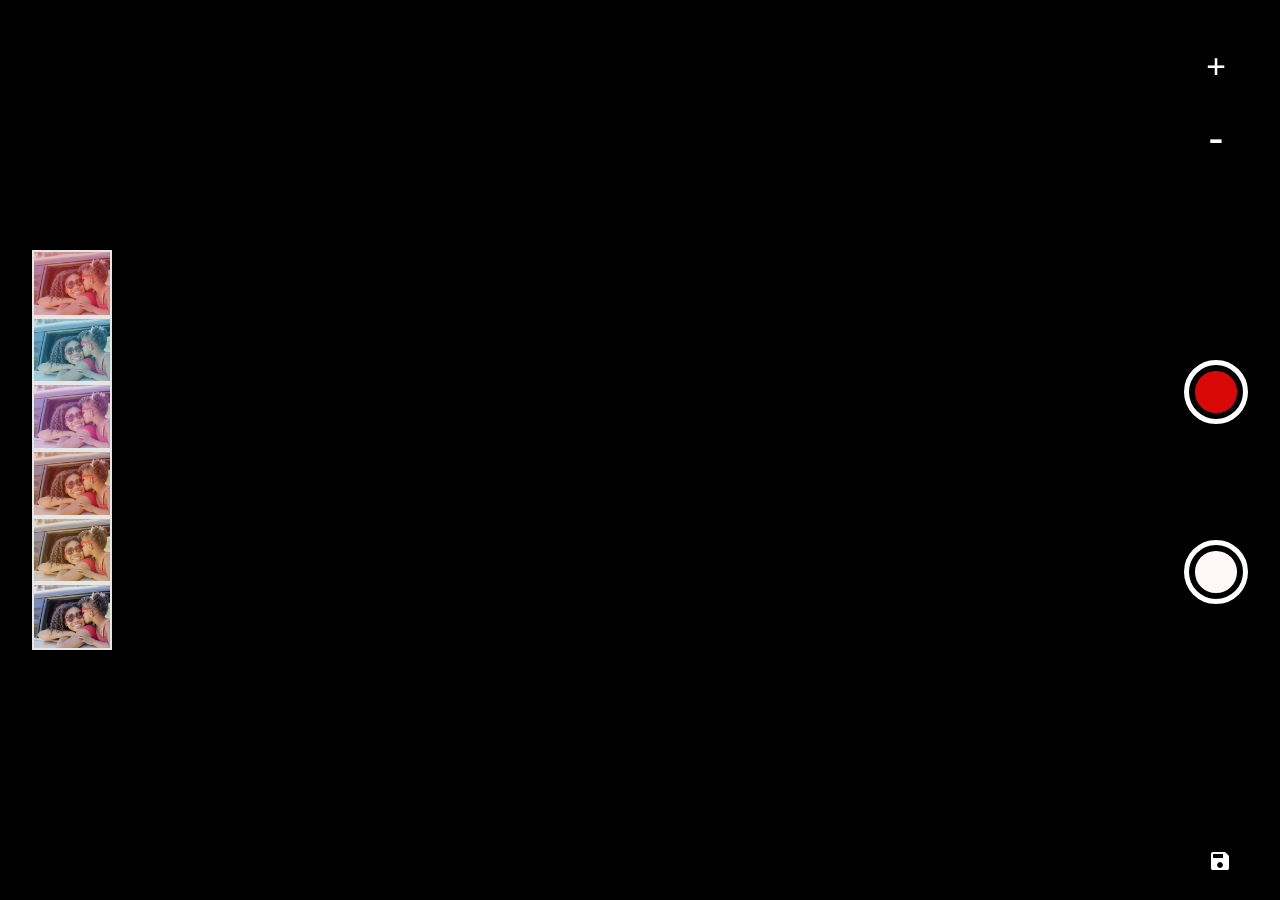
<file: index.html>
<!DOCTYPE html>
<html lang="en">
<head>
    <meta charset="UTF-8">
    <meta http-equiv="X-UA-Compatible" content="IE=edge">
    <meta name="viewport" content="width=device-width, initial-scale=1.0">
    <link rel="stylesheet" href="../css/style.css" />
    <link rel="icon" href="favicon-1.png" />
    <link href="https://fonts.googleapis.com/icon?family=Material+Icons" rel="stylesheet">
    <title>Camera App</title>
</head>
<body>
    <div class="filter-container">
        <div class="filter" style="background-color: #ff6b6b82"></div>
        <div class="filter" style="background-color: #48dafb5b"></div>
        <div class="filter" style="background-color: #ff9ff265"></div>
        <div class="filter" style="background-color: #ff793f59"></div>
        <div class="filter" style="background-color: #ffb04248"></div>
        <div class="filter"></div>
    </div>

    <!-- play automatically on start and have play/pause controls -->
    <div class="video-container">
        <video autoplay></video> 
    </div>
    
    <button id="record">
        <div class="record-bubble"></div>
    </button>
        
    <button id="capture">
        <div class="capture-bubble"></div>
    </button>

    <div class="zoom-in-out-container">
        <div class="zoom-in noSelect">+</div>
        <div class="zoom-out noSelect">-</div>
    </div>

    <div class="gallery">
        <div class="material-icons">save</div>
    </div>

    <script src="../js/dbScript.js"></script>
    <script src="../js/script.js"></script>
</body>
</html>
</file>
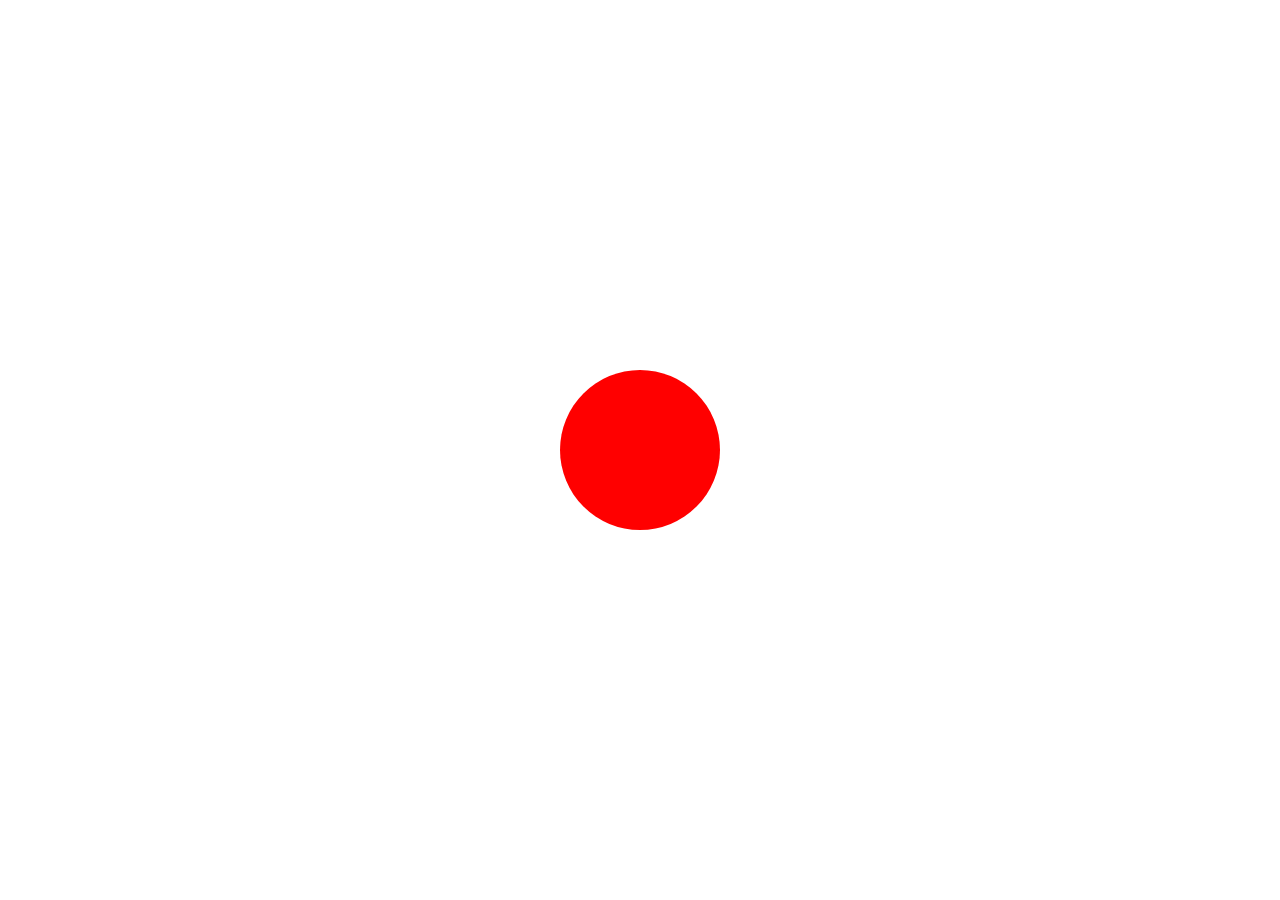
<file: animation.html>
<!DOCTYPE html>
<html lang="en">
<head>
    <meta charset="UTF-8">
    <meta http-equiv="X-UA-Compatible" content="IE=edge">
    <meta name="viewport" content="width=device-width, initial-scale=1.0">
    <title>Document</title>
    <style>
        * {
            box-sizing: border-box;
        }

        body {
            margin: 0;
        }

        .box {
            margin: auto;
            margin-top: calc((100vh - 15rem) / 2);
            height: 15rem;
            width: 15rem;
            background-color: yellow;
            animation: scale 2s infinite;
        }

        .box-2 {
            height: 10rem;
            width: 10rem;
            border-radius: 50%;
            background-color: red;
            position: fixed;
            top: 50%;
            left: 50%;
            animation: fader 1s infinite;
            transform: translate(-50%, -50%);
        }

        /* animation on HTML element using keyframes */
        @keyframes scale {
            0% {
                transform: scale(1);
                border-radius: 0%;
            }
            50% {
                transform: scale(1.5);
                border-radius: 50%;
            }
            100% {
                transform: scale(1);;
                border-radius: 0%;
            }
        }

        @keyframes fader {
            0% {
                opacity: 1;
            }
            50% {
                opacity: 0;
            }
            100% {
                opacity: 1;
            }
        }
    </style>
</head>
<body>
    <!-- <div class="box"></div>    -->
    <div class="box-2"></div> 
</body>
</html>
</file>
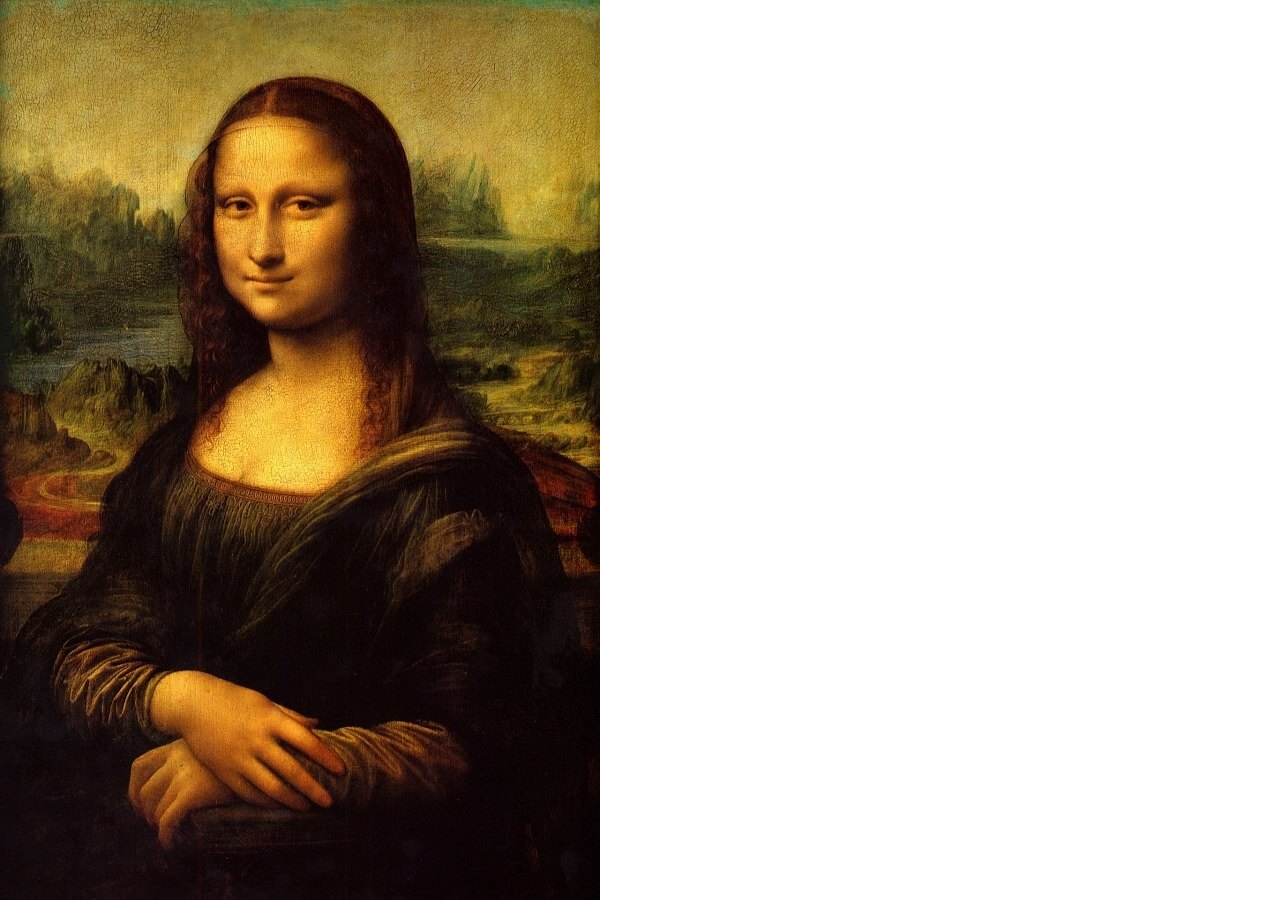
<file: canvas.html>
<!DOCTYPE html>
<html lang="en">
<head>
    <meta charset="UTF-8">
    <meta http-equiv="X-UA-Compatible" content="IE=edge">
    <meta name="viewport" content="width=device-width, initial-scale=1.0">
    <title>Document</title>
    <style>
        * {
            box-sizing: border-box;
        }

        body {
            margin: 0;
            overflow: hidden;
        }
    </style>
</head>
<body>
    <canvas></canvas>
    <script>
        let canvas = document.querySelector('canvas');
        canvas.height= window.innerHeight;
        canvas.width = window.innerWidth;

        let img = document.createElement('img');
        img.src = 'img.jpg';
        
        let ctx = canvas.getContext('2d'); // draw on webpage using canvas, get context 2d or what
        
        img.addEventListener('load', function() { // after loading img this func gets called
            ctx.drawImage(img, 0, 0);
        });

        // ctx.beginPath();
        // ctx.moveTo(100, 200);
        // ctx.lineTo(300, 400);
        // ctx.strokeStyle = 'blue';
        // ctx.lineWidth = 20;
        // ctx.stroke();

        // ctx.beginPath();
        // ctx.moveTo(300, 400);
        // ctx.lineTo(600, 200);
        // ctx.strokeStyle = 'red';
        // ctx.stroke();

        // ctx.fillRect(100, 200, 300, 400); // fill rectangle
        // ctx.strokeRect(10, 20, 300, 400); // draw rectangle
    </script>
</body>
</html>
</file>
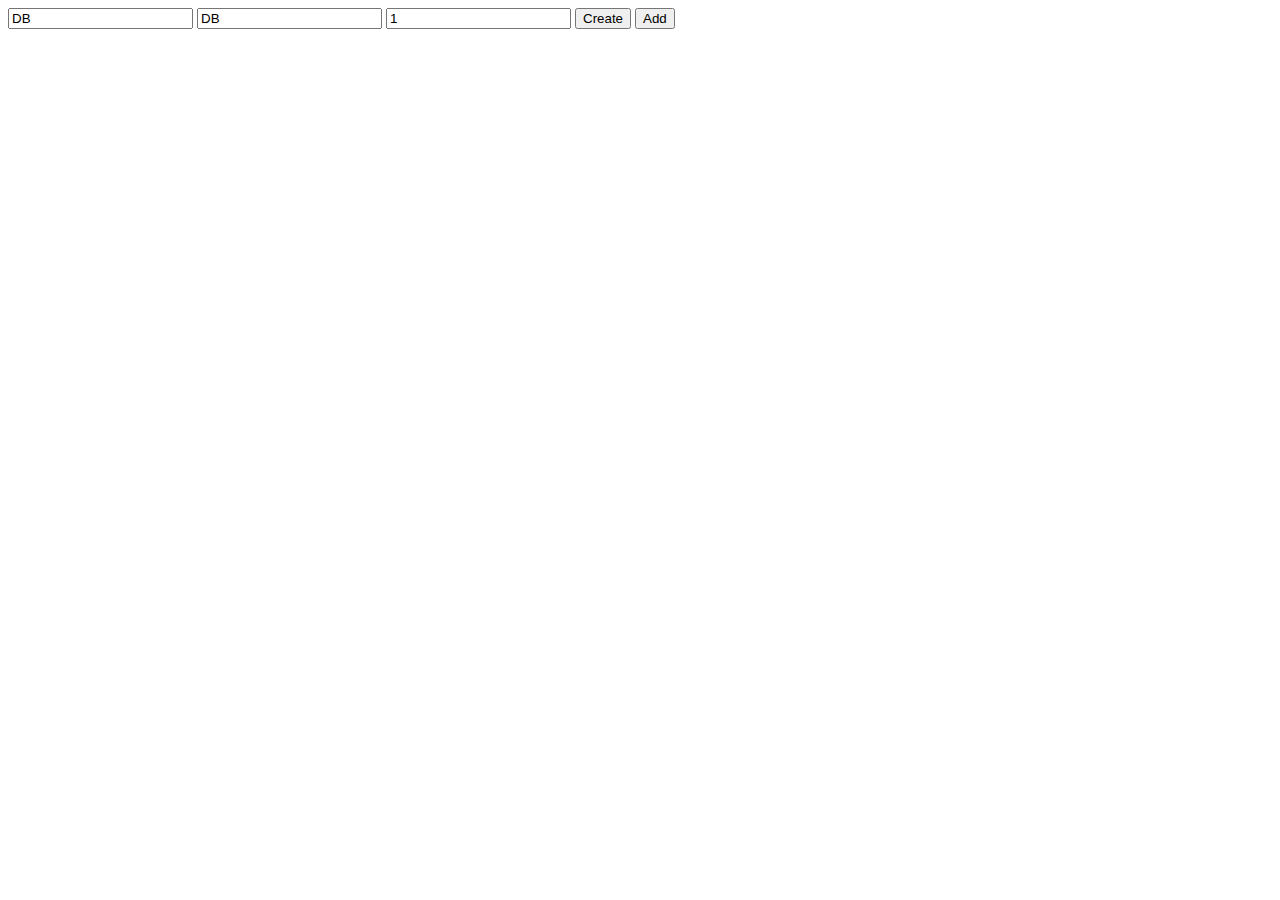
<file: html/indexedDb.html>
<!DOCTYPE html>
<html lang="en">
<head>
    <meta charset="UTF-8">
    <meta http-equiv="X-UA-Compatible" content="IE=edge">
    <meta name="viewport" content="width=device-width, initial-scale=1.0">
    <title>Document</title>
</head>
<body>
    <input id="name" type="text" placeholder="Db name" value="DB">
    <input id="note" type="text" placeholder="Db name" value="DB">
    <input id="version" type="number" placeholder="1.0" value="1">
    <button id="create">Create</button>
    <button id="add">Add</button>
    <script>
        let name = document.querySelector('#name');
        let version = document.querySelector('#version');
        let btn = document.querySelector('#create');

        let note = document.querySelector('#note');
        let addBtn = document.querySelector('#add');

        let db, v, dbAccess;

        addBtn.addEventListener('click', function() {
            let val = note.value;
            if(!dbAccess)
            {
                alert('Please open a database to add note');
                return;
            }

            let tx = dbAccess.transaction('cs', 'readwrite');
            let csObjectStore = tx.objectStore('cs');
            let data = {
                nId: Date.now(),
                noteValue: val
            };

            csObjectStore.add(data);
        });

        btn.addEventListener('click', function() {
            db = name.value;
            v = version.value;

            // open DB
            let request = indexedDB.open(db, v);
            
            // upgrade is event is called when new db is created or version increased
            request.addEventListener('upgradeneeded', function() {
                alert('upgrade occured');
                let db = request.result;
                // db.createObjectStore('cs', {keyPath:'nId'});
            });
            
            request.addEventListener('success', function() {
                alert('db was created');
                dbAccess = request.result;
                viewNotes();
            });

            request.addEventListener('error', function() {
                alert('some error occured');
            });
        });

        function viewNotes() {
            let tx = dbAccess.transaction('cs', 'readonly');
            let csObjectStore = tx.objectStore('cs');
            let req = csObjectStore.openCursor();

            req.addEventListener('success', function() {
                let cursor = req.result;
                if(cursor) 
                {
                    console.log(cursor.value);
                    cursor.continue();
                }
            });
        }
    </script>
</body>
</html>
</file>
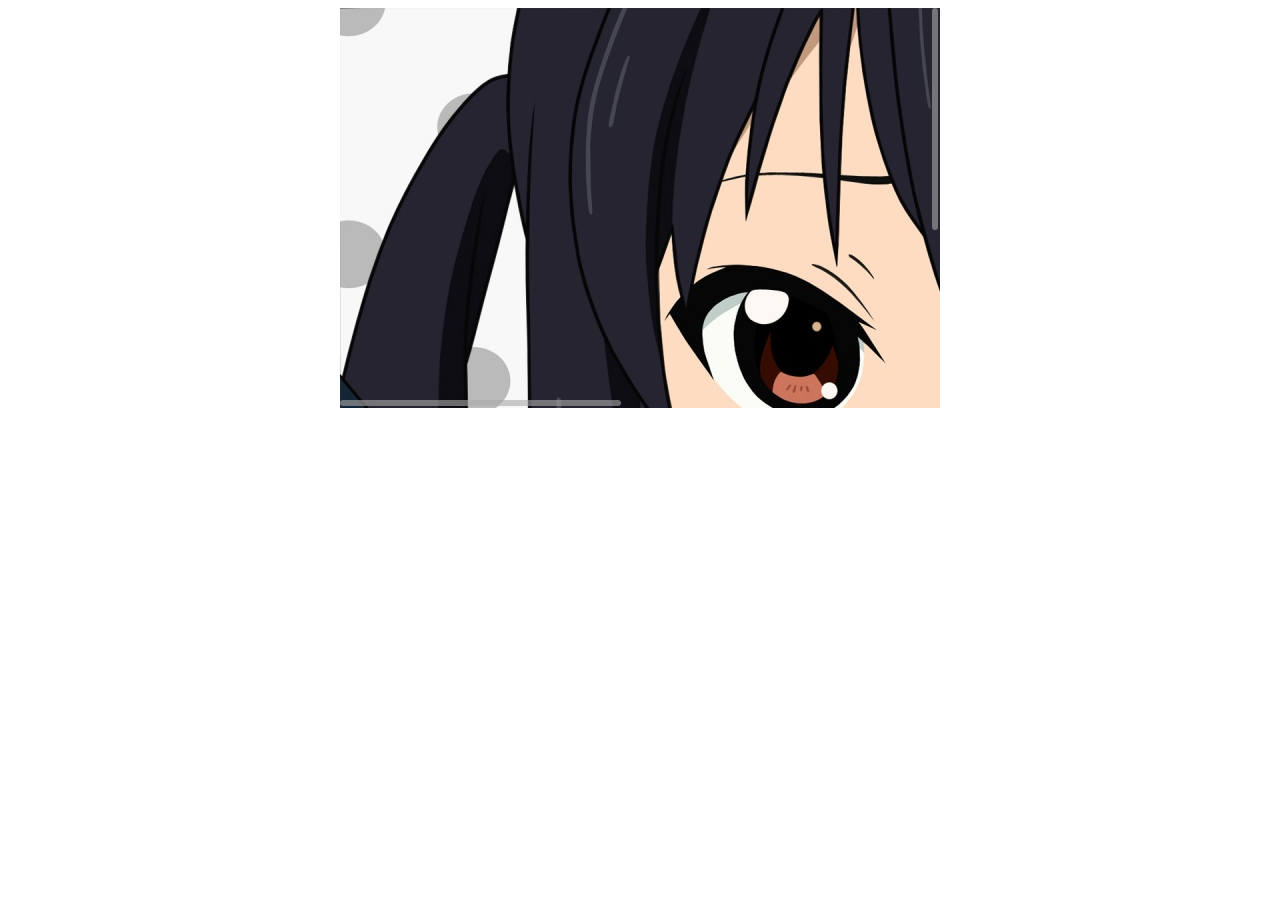
<file: perfect-scrollbar-1.4.0/examples/always-visible.html>
<!DOCTYPE html>
<html>
  <head>
    <link href="../css/perfect-scrollbar.css" rel="stylesheet">
    <script src="../dist/perfect-scrollbar.js"></script>
    <style>
    #container {
      position: relative;
      margin: 0px auto;
      padding: 0px;
      width: 600px;
      height: 400px;
      overflow: auto;
    }
    #container .content {
      background-image: url('./assets/azusa.jpg');
      width: 1280px;
      height: 720px;
    }
    </style>
    <style>
    .ps__rail-x,
    .ps__rail-y {
      opacity: 0.6;
    }
    </style>
  </head>
  <body>
    <div id="container">
      <div class="content">
      </div>
    </div>
    <script>
    new PerfectScrollbar('#container');
    </script>
  </body>
</html>
</file>
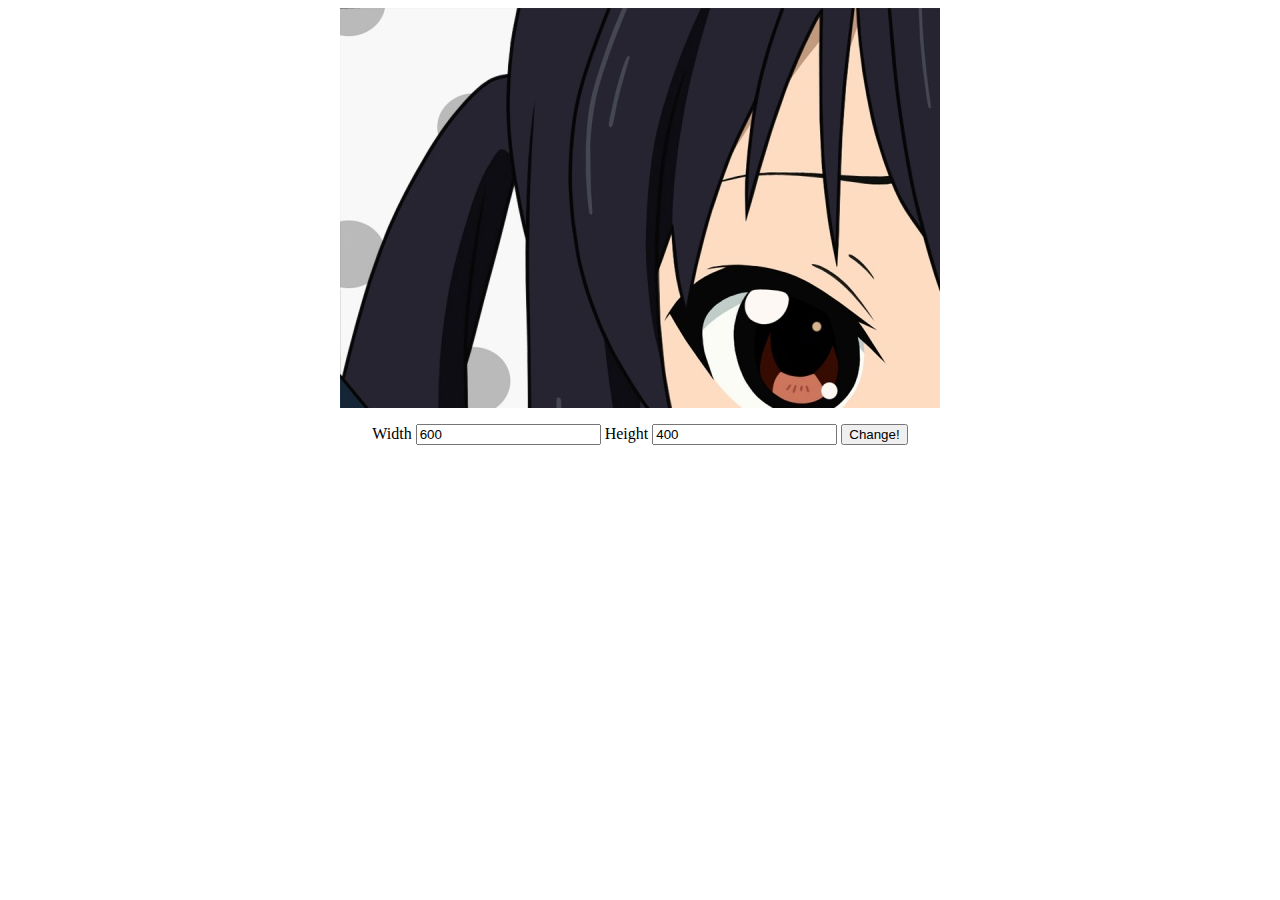
<file: perfect-scrollbar-1.4.0/examples/basic.html>
<!DOCTYPE html>
<html>
  <head>
    <link href="../css/perfect-scrollbar.css" rel="stylesheet">
    <script src="../dist/perfect-scrollbar.js"></script>
    <style>
    #container {
      position: relative;
      margin: 0px auto;
      padding: 0px;
      width: 600px;
      height: 400px;
      overflow: auto;
    }
    #container .content {
      background-image: url('./assets/azusa.jpg');
      width: 1280px;
      height: 720px;
    }
    </style>
  </head>
  <body>
    <div id="container">
      <div class="content">
      </div>
    </div>

    <p style='text-align: center'>
      Width <input type='text' id='width' value='600'>
      Height <input type='text' id='height' value='400'>
      <button onclick='updateSize()'>Change!</button>
    </p>

    <script>
    var $ = document.querySelector.bind(document);

    var ps = new PerfectScrollbar('#container');

    function updateSize() {
      var width = parseInt($('#width').value, 10);
      var height = parseInt($('#height').value, 10);

      $('#container').style.width = width + 'px';
      $('#container').style.height = height + 'px';

      ps.update();
    }
    </script>
  </body>
</html>
</file>
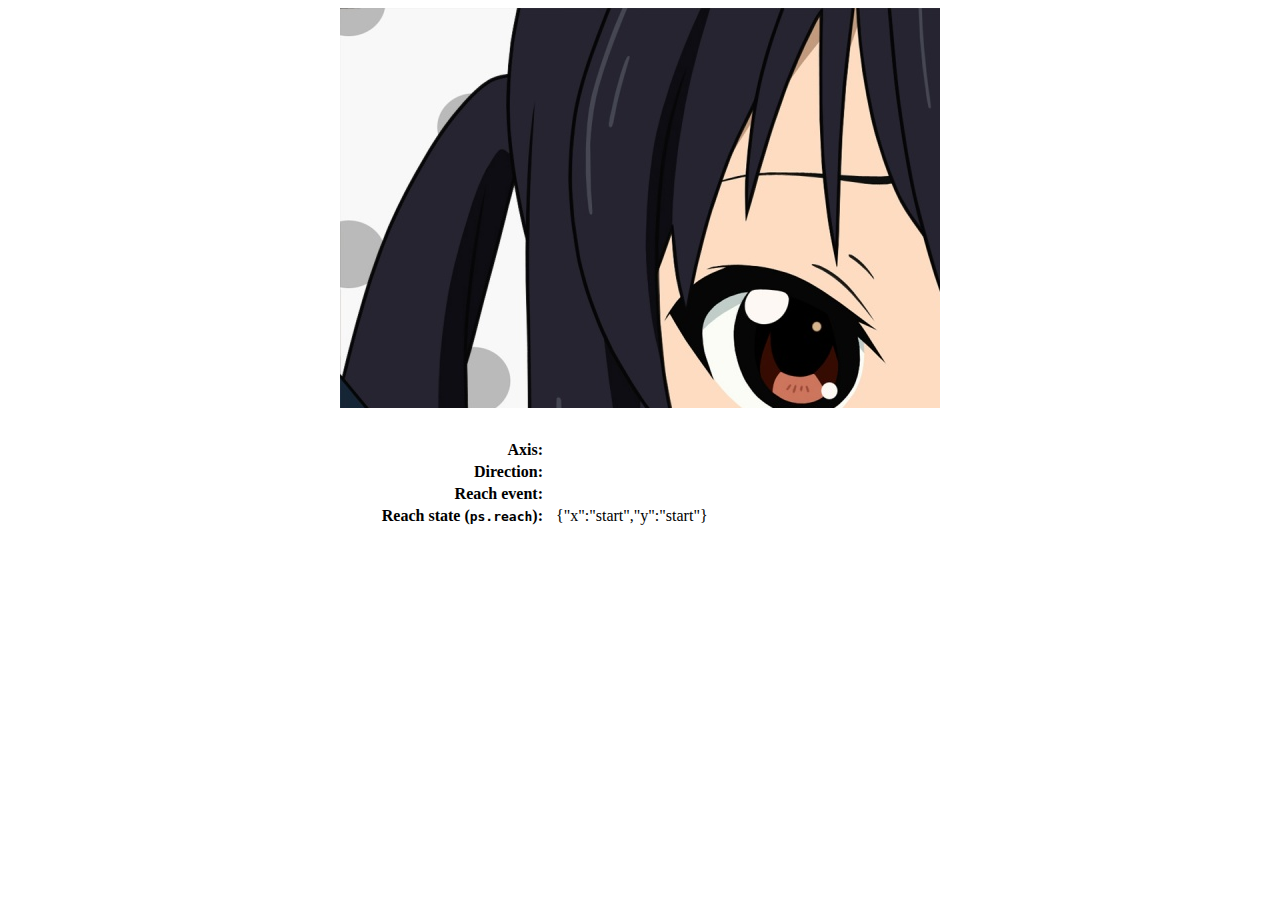
<file: perfect-scrollbar-1.4.0/examples/events.html>
<!DOCTYPE html>
<html>
  <head>
    <link href="../css/perfect-scrollbar.css" rel="stylesheet">
    <script src="../dist/perfect-scrollbar.js"></script>
    <style>
    #container {
      position: relative;
      margin: 0px auto;
      padding: 0px;
      width: 600px;
      height: 400px;
      overflow: auto;
    }
    #container .content {
      background-image: url('./assets/azusa.jpg');
      width: 1280px;
      height: 720px;
    }
    table {
      width: 600px;
      margin: 30px auto;
    }
    table td:first-child {
      width: 200px;
      padding-right: 10px;
      text-align: right;
      font-weight: bold;
    }
    </style>
  </head>
  <body>
    <div id="container">
      <div class="content">
      </div>
    </div>

    <table>
      <tr>
        <td>Axis:</td>
        <td id="axis"></td>
      </tr>
      <tr>
        <td>Direction:</td>
        <td id="direction"></td>
      </tr>
      <tr>
        <td>Reach event:</td>
        <td id="reach-event"></td>
      </tr>
      <tr>
        <td>Reach state (<code>ps.reach</code>):</td>
        <td id="reach-state"></td>
      </tr>
    </table>

    <script>
    var $ = document.querySelector.bind(document);

    var container = $('#container');
    var axis = $('#axis');
    var direction = $('#direction');
    var reachEvent = $('#reach-event');
    var reachState = $('#reach-state');

    var ps = new PerfectScrollbar(container);

    function showReachState() {
      reachState.textContent = JSON.stringify(ps.reach);
    }

    showReachState();
    container.addEventListener('scroll', showReachState);

    container.addEventListener('ps-scroll-y', function () {
      axis.textContent = 'ps-scroll-y';
      reachEvent.textContent = '';
    });

    container.addEventListener('ps-scroll-x', function () {
      axis.textContent = 'ps-scroll-x';
      reachEvent.textContent = '';
    });

    container.addEventListener('ps-scroll-up', function () {
      direction.textContent = 'ps-scroll-up';
    });

    container.addEventListener('ps-scroll-down', function () {
      direction.textContent = 'ps-scroll-down';
    });

    container.addEventListener('ps-scroll-left', function () {
      direction.textContent = 'ps-scroll-left';
    });

    container.addEventListener('ps-scroll-right', function () {
      direction.textContent = 'ps-scroll-right';
    });

    container.addEventListener('ps-y-reach-start', function () {
      reachEvent.textContent = 'ps-y-reach-start';
    });

    container.addEventListener('ps-y-reach-end', function () {
      reachEvent.textContent = 'ps-y-reach-end';
    });

    container.addEventListener('ps-x-reach-start', function () {
      reachEvent.textContent = 'ps-x-reach-start';
    });

    container.addEventListener('ps-x-reach-end', function () {
      reachEvent.textContent = 'ps-x-reach-end';
    });
    </script>
  </body>
</html>
</file>
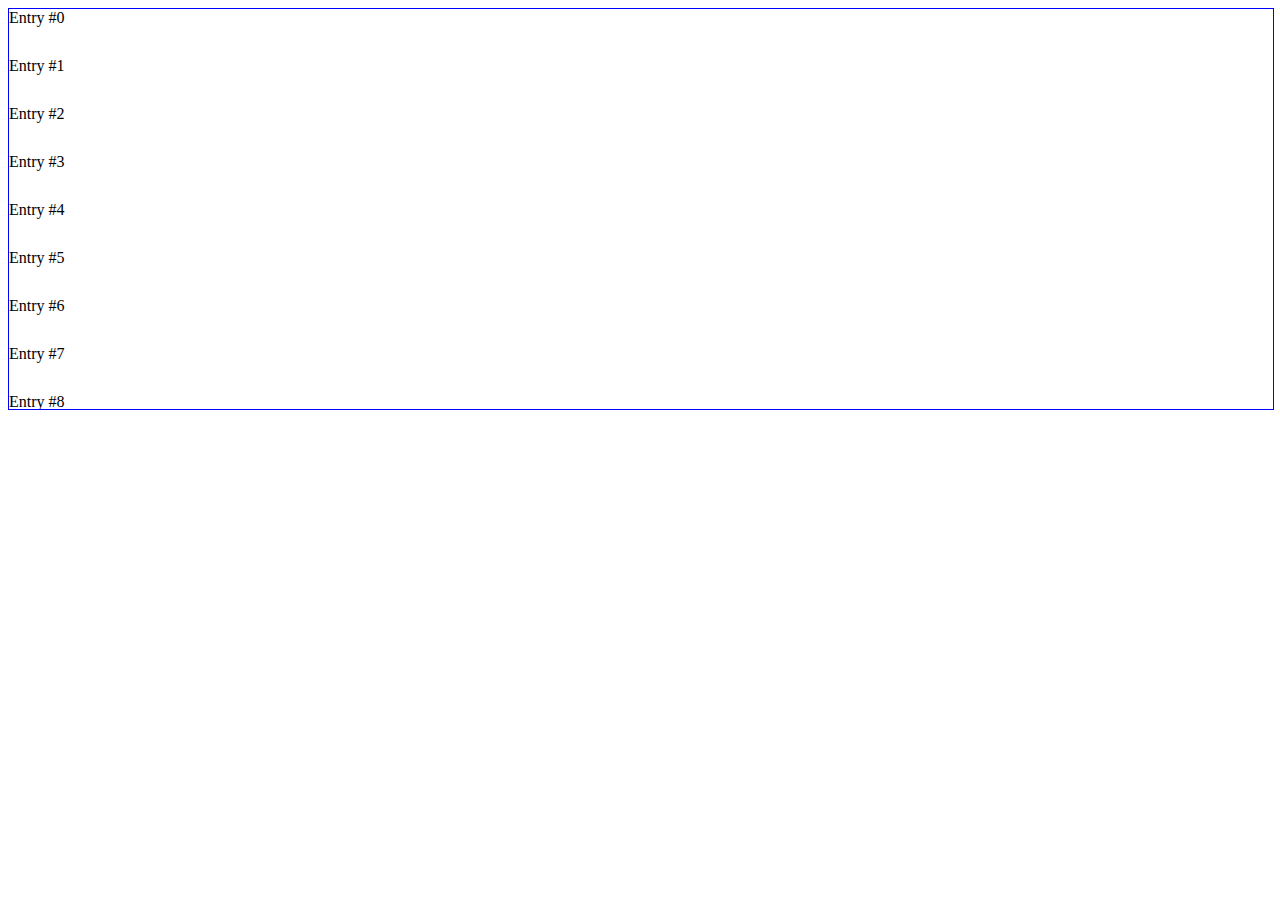
<file: perfect-scrollbar-1.4.0/examples/infinite-scroll.html>
<!DOCTYPE html>
<html>
  <head>
    <link href="../css/perfect-scrollbar.css" rel="stylesheet">
    <script src="../dist/perfect-scrollbar.js"></script>
    <style>
    #container {
      height: 400px;
      width: 100%;
      border: 1px solid blue;
      overflow: auto;
      position: relative;
    }
    .entryPlaceholder {
      height: 48px;
      width: 100%;
    }
    </style>
  </head>
  <body>
    <div id="container">
    </div>

    <script>
    var $ = document.querySelector.bind(document);

    var x = 0;
    function addEntries() {
      for (var i = 0; i < 10; i++) {
        $('#container').innerHTML += '<div class="entryPlaceholder">Entry #' + (x++) + '</div>';
      }
    }

    addEntries();
    var ps = new PerfectScrollbar('#container');

    $('#container').addEventListener('ps-y-reach-end', function () {
      addEntries();
      ps.update();
    });
    </script>
  </body>
</html>
</file>
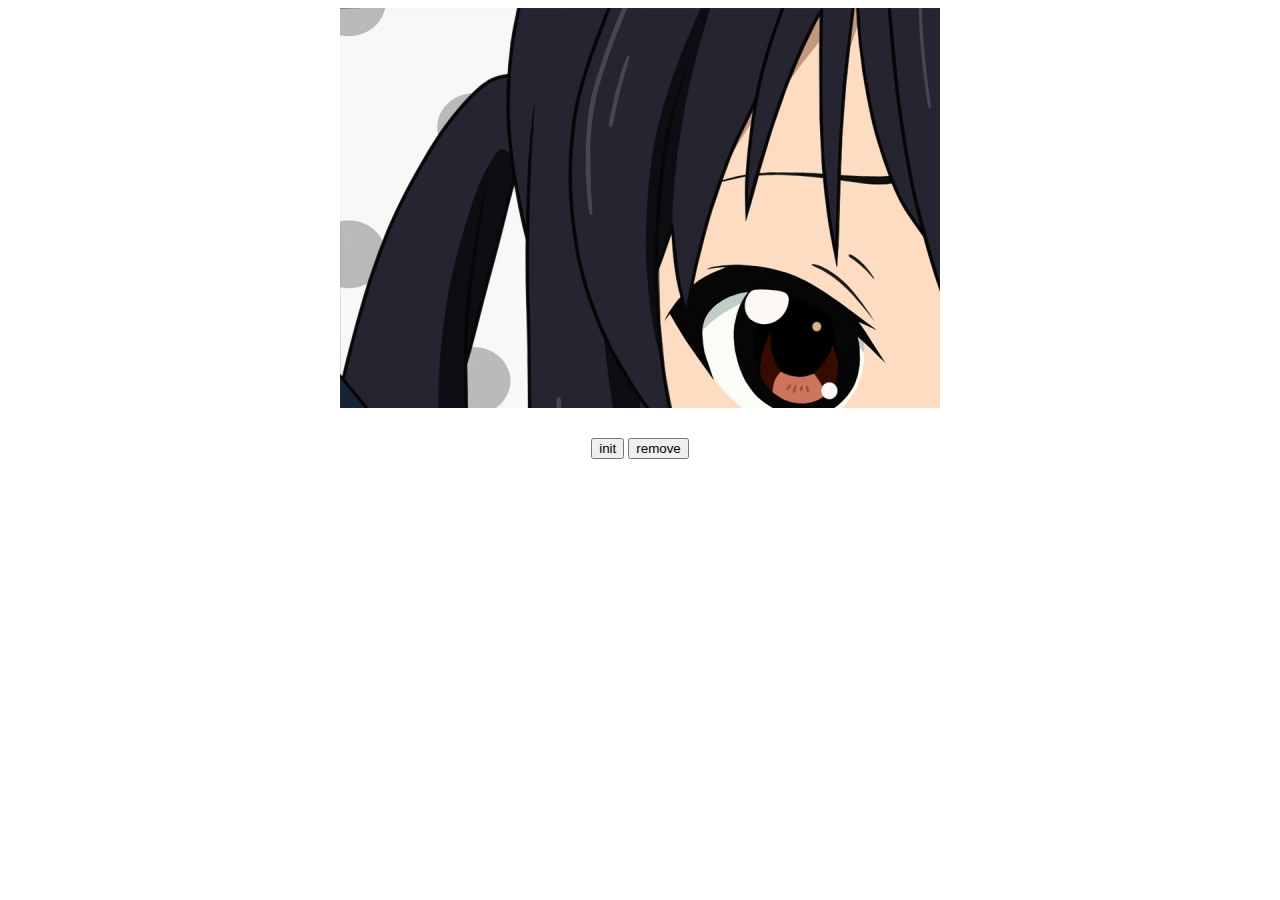
<file: perfect-scrollbar-1.4.0/examples/init-and-remove.html>
<!DOCTYPE html>
<html>
  <head>
    <link href="../css/perfect-scrollbar.css" rel="stylesheet">
    <script src="../dist/perfect-scrollbar.js"></script>
    <style>
    #container {
      position: relative;
      margin: 0px auto;
      padding: 0px;
      width: 600px;
      height: 400px;
      overflow: auto;
    }
    #container .content {
      background-image: url('./assets/azusa.jpg');
      width: 1280px;
      height: 720px;
    }
    </style>
  </head>
  <body>
    <div id="container">
      <div class="content">
      </div>
    </div>

    <div style="width: 600px; text-align: center; margin: 30px auto;">
      <button id="init">init</button>
      <button id="remove">remove</button>
    </div>

    <script>
    var $ = document.querySelector.bind(document);

    var ps;

    $('#init').addEventListener('click', () => {
      if (ps) ps.destroy();
      ps = new PerfectScrollbar('#container');
    });

    $('#remove').addEventListener('click', () => {
      if (ps) ps.destroy();
      ps = null;
    });
    </script>
  </body>
</html>
</file>
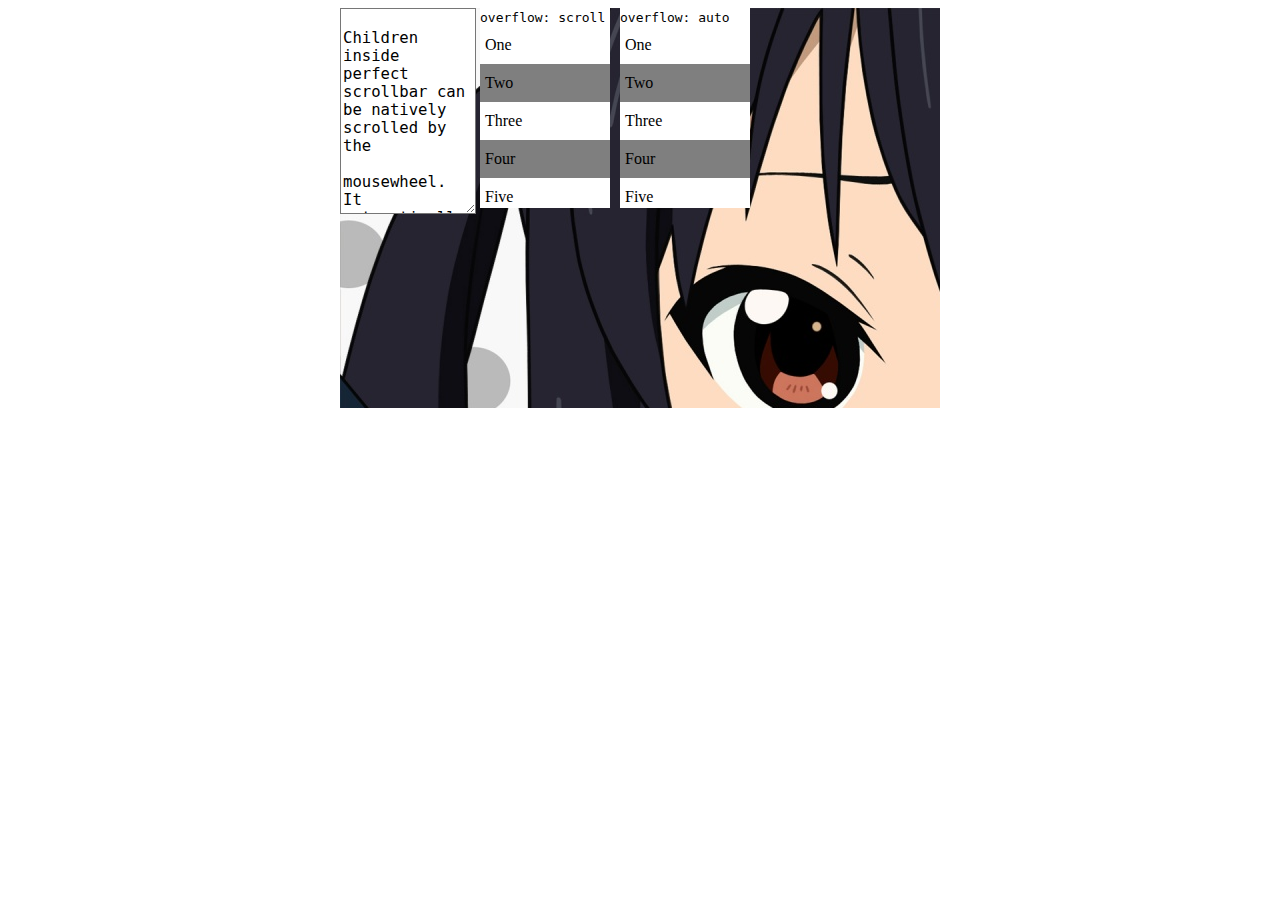
<file: perfect-scrollbar-1.4.0/examples/nested-native-scroll.html>
<!DOCTYPE html>
<html>
  <head>
    <link href="../css/perfect-scrollbar.css" rel="stylesheet">
    <script src="../dist/perfect-scrollbar.js"></script>
    <style>
    #container {
      position: relative;
      margin: 0px auto;
      padding: 0px;
      width: 600px;
      height: 400px;
      overflow: auto;
    }
    #container .content {
      background-image: url('./assets/azusa.jpg');
      width: 1280px;
      height: 720px;
    }
    .my-list, textarea {
      position: absolute;
      top: 0;
      left: 0;
      width: 130px;
      height: 200px;
      overflow: scroll;
      background-color: white;
    }
    ul {
        margin: 0;
        padding: 0;
    }
    li {
      box-sizing: border-box;
      padding: 10px 5px;
      border-width: 0 0 1px 0;
      list-style-type: none;
      margin: 0;
    }
    li:nth-child(even) {
      background-color: rgba(0,0,0,0.5);
    }
    </style>
  </head>
  <body>
    <div id="container">
      <div class="content">
        <textarea cols="20" rows="50" style="font-size: 120%">
          Children inside perfect scrollbar can be natively scrolled by the
          mousewheel. It automatically works for textarea elements, other
          elements need the .ps-child class.
        </textarea>
        <div class="my-list" style="left: 140px">
          <code>overflow: scroll</code>
          <ul><li>One</li><li>Two</li><li>Three</li><li>Four</li><li>Five</li><li>Six</li><li>Seven</li><li>Eight</li></ul>
        </div>
        <div class="my-list" style="left: 280px; overflow: auto">
          <code>overflow: auto</code>
          <ul><li>One</li><li>Two</li><li>Three</li><li>Four</li><li>Five</li><li>Six</li><li>Seven</li><li>Eight</li></ul>
        </div>
      </div>
    </div>

    <script type="text/javascript">
    new PerfectScrollbar('#container');
    </script>
  </body>
</html>
</file>
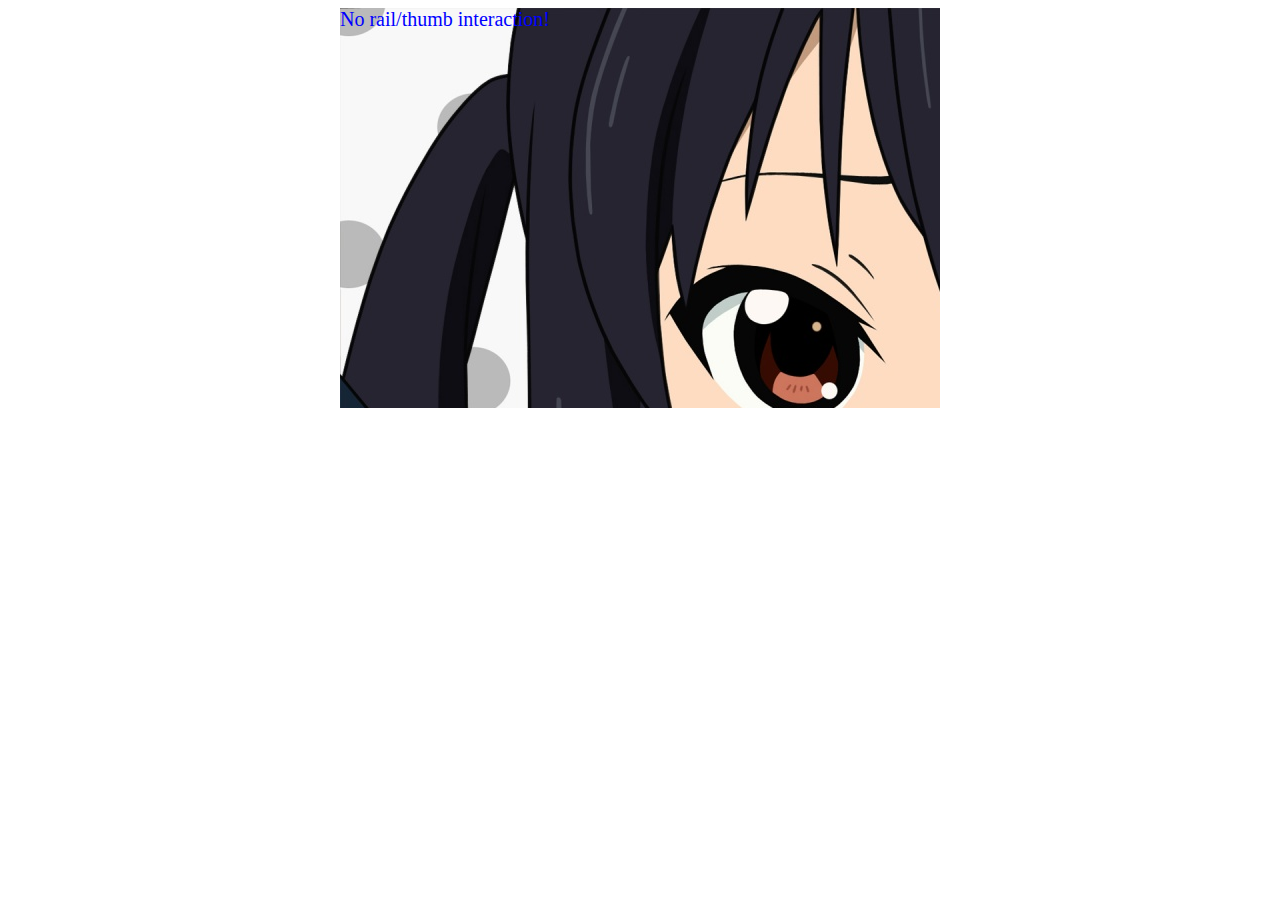
<file: perfect-scrollbar-1.4.0/examples/options-handlers.html>
<!DOCTYPE html>
<html>
  <head>
    <link href="../css/perfect-scrollbar.css" rel="stylesheet">
    <script src="../dist/perfect-scrollbar.js"></script>
    <style>
    #container {
      position: relative;
      margin: 0px auto;
      padding: 0px;
      width: 600px;
      height: 400px;
      overflow: auto;
    }
    #container .content {
      background-image: url('./assets/azusa.jpg');
      width: 1280px;
      height: 720px;
      color: blue;
      font-size: 20px;
    }
    </style>
  </head>
  <body>
    <div id="container">
      <div class="content">
        No rail/thumb interaction!
      </div>
    </div>

    <script>
    var $ = document.querySelector.bind(document);

    new PerfectScrollbar('#container', {
      handlers: ['keyboard', 'wheel', 'touch']
    });
    </script>
  </body>
</html>
</file>
<file: css/style.css>
* {
    box-sizing: border-box;
}

body {
    margin: 0;
}

.video-container {
    height: 100vh;
    width: 100vw;
    overflow: hidden;
    background-color: black;
}

video {
    height: 100%;
    width: 100%;
}

#record, #capture {
    position: fixed;
    right: 2rem;
    height: 4rem;
    width: 4rem;
    border-radius: 50%;
    border: none;
    z-index: 3;
}

#record {
    top: 40vh;
    background-color: black;
    border: 5px solid white;
    cursor: pointer;
}

#capture {
    top: 60vh;
    background-color: black;
    border: 5px solid white;
    cursor: pointer;
}

.record-bubble {
    height: 2.6rem;
    width: 2.6rem;
    background-color: rgb(218, 9, 9);
    border-radius: 50%;
}

.capture-bubble {
    height: 2.6rem;
    width: 2.6rem;
    background-color: rgb(255, 248, 248);
    border-radius: 50%;
}

.scale-animation {
    animation: scale 0.2s;
}

.fader-animation {
    animation: fader 1s infinite;
}

@keyframes fader {
    0% {
        opacity: 1;
    }
    50% {
        opacity: 0;
    }
    100% {
        opacity: 1;
    }
}

@keyframes scale {
    0% {
        transform: scale(1);
    }
    50% {
        transform: scale(1.15);
    }
    100% {
        transform: scale(1);;
    }
}

.filter-container {
    height: 25rem;
    width: 5rem;
    position: fixed;
    left: 2rem;
    top: calc((100vh - 25rem) / 2);
    background-color: white;
    z-index: 3;
    opacity: 0.9;
}

.filter {
    border: 2px solid white;
    width: 100%;
    height: calc(25rem / 6);
    background: url(/filter.jpg);
    background-size: cover;
    background-blend-mode: soft-light;
    cursor: pointer;
}

.zoom-in-out-container {
    height: 8rem;
    width: 4rem;
    position: fixed;
    right: 2rem;
    top: 3rem;
    z-index: 3;
}

.zoom-in-out-container div {
    width: 100%;
    height: 50%;
    color: white;
    font-weight: bold;
    text-align: center;
    cursor: pointer;
}

.filter-div {
    width: 100vw;
    height: 100vh;
    position: fixed;
    top: 0px;
    left: 0px;
}

.zoom-in {
    font-size: 2.2rem;
}

.zoom-out {
    font-size: 2.7rem;
}

.gallery {
    position: fixed;
    right: 3rem;
    bottom: 1rem;
    color: white;
    font-size: 3rem;
    cursor: pointer;
    z-index: 3;
}

#notify-save {
    position: fixed;
    right: 5rem;
    bottom: 1.9rem;
    color: white;
    font-size: 1rem;
    animation: fader 4s;
}

/* for removing blue highlights on clicking divs */
.noSelect {
    -webkit-touch-callout: none;
    -webkit-user-select: none;
    -khtml-user-select: none;
    -moz-user-select: none;
    -ms-user-select: none;
    user-select: none;
}
</file>
<file: perfect-scrollbar-1.4.0/css/perfect-scrollbar.css>
/*
 * Container style
 */
.ps {
  overflow: hidden !important;
  overflow-anchor: none;
  -ms-overflow-style: none;
  touch-action: auto;
  -ms-touch-action: auto;
}

/*
 * Scrollbar rail styles
 */
.ps__rail-x {
  display: none;
  opacity: 0;
  transition: background-color .2s linear, opacity .2s linear;
  -webkit-transition: background-color .2s linear, opacity .2s linear;
  height: 15px;
  /* there must be 'bottom' or 'top' for ps__rail-x */
  bottom: 0px;
  /* please don't change 'position' */
  position: absolute;
}

.ps__rail-y {
  display: none;
  opacity: 0;
  transition: background-color .2s linear, opacity .2s linear;
  -webkit-transition: background-color .2s linear, opacity .2s linear;
  width: 15px;
  /* there must be 'right' or 'left' for ps__rail-y */
  right: 0;
  /* please don't change 'position' */
  position: absolute;
}

.ps--active-x > .ps__rail-x,
.ps--active-y > .ps__rail-y {
  display: block;
  background-color: transparent;
}

.ps:hover > .ps__rail-x,
.ps:hover > .ps__rail-y,
.ps--focus > .ps__rail-x,
.ps--focus > .ps__rail-y,
.ps--scrolling-x > .ps__rail-x,
.ps--scrolling-y > .ps__rail-y {
  opacity: 0.6;
}

.ps .ps__rail-x:hover,
.ps .ps__rail-y:hover,
.ps .ps__rail-x:focus,
.ps .ps__rail-y:focus,
.ps .ps__rail-x.ps--clicking,
.ps .ps__rail-y.ps--clicking {
  background-color: #eee;
  opacity: 0.9;
}

/*
 * Scrollbar thumb styles
 */
.ps__thumb-x {
  background-color: #aaa;
  border-radius: 6px;
  transition: background-color .2s linear, height .2s ease-in-out;
  -webkit-transition: background-color .2s linear, height .2s ease-in-out;
  height: 6px;
  /* there must be 'bottom' for ps__thumb-x */
  bottom: 2px;
  /* please don't change 'position' */
  position: absolute;
}

.ps__thumb-y {
  background-color: #aaa;
  border-radius: 6px;
  transition: background-color .2s linear, width .2s ease-in-out;
  -webkit-transition: background-color .2s linear, width .2s ease-in-out;
  width: 6px;
  /* there must be 'right' for ps__thumb-y */
  right: 2px;
  /* please don't change 'position' */
  position: absolute;
}

.ps__rail-x:hover > .ps__thumb-x,
.ps__rail-x:focus > .ps__thumb-x,
.ps__rail-x.ps--clicking .ps__thumb-x {
  background-color: #999;
  height: 11px;
}

.ps__rail-y:hover > .ps__thumb-y,
.ps__rail-y:focus > .ps__thumb-y,
.ps__rail-y.ps--clicking .ps__thumb-y {
  background-color: #999;
  width: 11px;
}

/* MS supports */
@supports (-ms-overflow-style: none) {
  .ps {
    overflow: auto !important;
  }
}

@media screen and (-ms-high-contrast: active), (-ms-high-contrast: none) {
  .ps {
    overflow: auto !important;
  }
}
</file>
